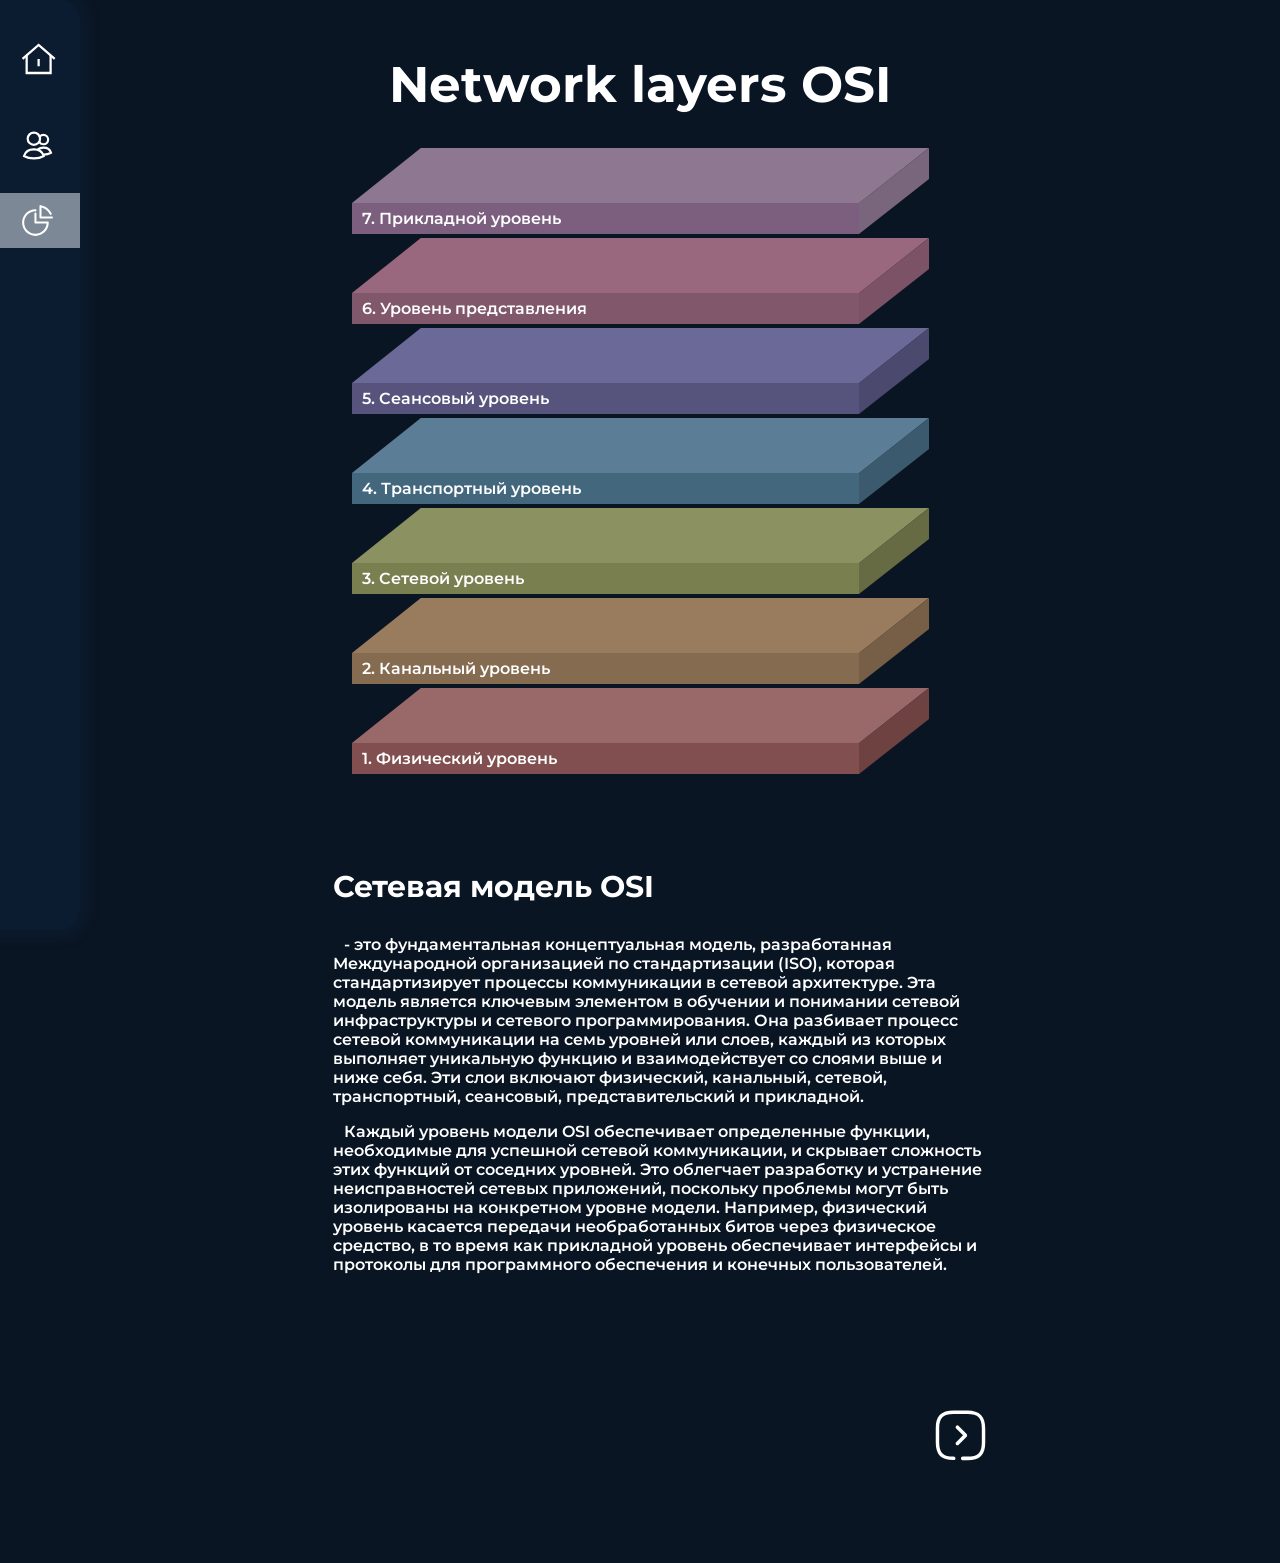
<file: src/index.html>
<!DOCTYPE html>
<html lang="en">
<head>
  <meta charset="UTF-8">
  <meta name="viewport" content="width=device-width, initial-scale=1.0">
  <title>Lectory</title>
  <link rel="stylesheet" type="text/css" href="./style.css"></link>
  <link rel="preconnect" href="https://fonts.googleapis.com">
  <link rel="preconnect" href="https://fonts.gstatic.com" crossorigin>
  <link href="https://fonts.googleapis.com/css2?family=Dancing+Script:wght@700&family=Montserrat:wght@100;400;500&family=Open+Sans:wght@300;400&family=Red+Hat+Mono:wght@300&family=Roboto:wght@500&display=swap" rel="stylesheet">
</head>
<body>
  <nav id="nav">
    <a class="nav-block" id="nav-home" href="?page=home">
      <img
      src="res/img/icons/home.svg"
      />
      <span class="nav-text">Главная</span>
    </a>
    <a class="nav-block" id="nav-user" href="?page=user">
      <img
      src="res/img/icons/user.svg"
      />
      <span class="nav-text">ЛK</span>
    </a>
    <a class="nav-block" id="nav-post" href="?page=post">
      <img
      src="res/img/icons/post.svg"
      />
      <span class="nav-text">Лекции</span>
    </a>
    <div class="nav-lessons">
      <a class="nav-lesson" id="nav-lesson1" href="?page=post&lesson=lesson1">
        <span><img
          src="res/img/elements/connector.svg"
          /></span>
          <span class="nav-lesson-text">OSI & TCP/IP Stack</span>
      </a>
      <a class="nav-lesson mt-7" id="nav-lesson2" href="?page=post&lesson=lesson2">
          <span><img
            src="res/img/elements/connector.svg"
            /></span>
            <span class="nav-lesson-text">SOAP Principles</span>
      </a>
      <a class="nav-lesson mt-7" id="nav-lesson3" href="?page=post&lesson=lesson3">
          <span><img
            src="res/img/elements/connector_end.svg"
          /></span>
          <span class="nav-lesson-text">REST Principles</span>
      </a>
    </div>
    <div class="highlight hidden" id="highlight"></div>
  </nav>
  <div class="container">
    <header class="header"><h1>Network layers OSI</h1></header>
    <div class="data-container">
      <div class="text-container">
        <div style="min-height: 540px;">
          <h3 class="block-name" id="block-name">Сетевая модель OSI</h3>
          <p id="block-p-1" class="block-p">
            - это фундаментальная концептуальная модель, разработанная Международной организацией по стандартизации (ISO), которая стандартизирует процессы коммуникации в сетевой архитектуре. Эта модель является ключевым элементом в обучении и понимании сетевой инфраструктуры и сетевого программирования. Она разбивает процесс сетевой коммуникации на семь уровней или слоев, каждый из которых выполняет уникальную функцию и взаимодействует со слоями выше и ниже себя. Эти слои включают физический, канальный, сетевой, транспортный, сеансовый, представительский и прикладной.</p>
            <p id="block-p-2" class="block-p">Каждый уровень модели OSI обеспечивает определенные функции, необходимые для успешной сетевой коммуникации, и скрывает сложность этих функций от соседних уровней. Это облегчает разработку и устранение неисправностей сетевых приложений, поскольку проблемы могут быть изолированы на конкретном уровне модели. Например, физический уровень касается передачи необработанных битов через физическое средство, в то время как прикладной уровень обеспечивает интерфейсы и протоколы для программного обеспечения и конечных пользователей.</p>
        </div>
        <div class="next-button" id="next-button" style="width: 80%; display: flex; justify-content: end; cursor: pointer;">
          <img
            src="res/img/elements/arrow.svg"
          />
        </div>
      </div>
      <div class="block-container">
          <div id="block-1" class="block">
            <span class="block-text">7. Прикладной уровень</span>
            <svg class="svg-raw" width="577" height="86" viewBox="0 0 577 86" fill="none" xmlns="http://www.w3.org/2000/svg">
              <path class="col-1" fill-rule="evenodd" clip-rule="evenodd" d="M577 0L507.26 55H0L68.8192 8.85922e-06L577 0Z" fill="#DFDEDF"/>
              <path class="col-2" d="M507 55V86H0V55H507Z" fill="#BFB5BD"/>
              <path class="col-3" fill-rule="evenodd" clip-rule="evenodd" d="M507 55.0516L577 0V30.9426L507 85.9941V55.0516Z" fill="#B3A8A8"/>
            </svg>
          </div>
          <div id="block-2" class="block">
            <span class="block-text">6. Уровень представления</span>
            <svg class="svg-raw" width="577" height="86" viewBox="0 0 577 86" fill="none" xmlns="http://www.w3.org/2000/svg">
              <path class="col-1" fill-rule="evenodd" clip-rule="evenodd" d="M577 0L507.26 55H0L68.8192 8.85922e-06L577 0Z" fill="#DFDEDF"/>
              <path class="col-2" d="M507 55V86H0V55H507Z" fill="#BFB5BD"/>
              <path class="col-3" fill-rule="evenodd" clip-rule="evenodd" d="M507 55.0516L577 0V30.9426L507 85.9941V55.0516Z" fill="#B3A8A8"/>
            </svg>
          </div>
          <div id="block-3" class="block">
            <span class="block-text">5. Сеансовый уровень</span>
            <svg class="svg-raw" width="577" height="86" viewBox="0 0 577 86" fill="none" xmlns="http://www.w3.org/2000/svg">
              <path class="col-1" fill-rule="evenodd" clip-rule="evenodd" d="M577 0L507.26 55H0L68.8192 8.85922e-06L577 0Z" fill="#DFDEDF"/>
              <path class="col-2" d="M507 55V86H0V55H507Z" fill="#BFB5BD"/>
              <path class="col-3" fill-rule="evenodd" clip-rule="evenodd" d="M507 55.0516L577 0V30.9426L507 85.9941V55.0516Z" fill="#B3A8A8"/>
            </svg>
          </div>
          <div id="block-4" class="block">
            <span class="block-text">4. Транспортный уровень</span>
            <svg class="svg-raw" width="577" height="86" viewBox="0 0 577 86" fill="none" xmlns="http://www.w3.org/2000/svg">
              <path class="col-1" fill-rule="evenodd" clip-rule="evenodd" d="M577 0L507.26 55H0L68.8192 8.85922e-06L577 0Z" fill="#DFDEDF"/>
              <path class="col-2" d="M507 55V86H0V55H507Z" fill="#BFB5BD"/>
              <path class="col-3" fill-rule="evenodd" clip-rule="evenodd" d="M507 55.0516L577 0V30.9426L507 85.9941V55.0516Z" fill="#B3A8A8"/>
            </svg>
          </div>
          <div id="block-5" class="block">
            <span class="block-text">3. Сетевой уровень</span>
            <svg class="svg-raw" width="577" height="86" viewBox="0 0 577 86" fill="none" xmlns="http://www.w3.org/2000/svg">
              <path class="col-1" fill-rule="evenodd" clip-rule="evenodd" d="M577 0L507.26 55H0L68.8192 8.85922e-06L577 0Z" fill="#DFDEDF"/>
              <path class="col-2" d="M507 55V86H0V55H507Z" fill="#BFB5BD"/>
              <path class="col-3" fill-rule="evenodd" clip-rule="evenodd" d="M507 55.0516L577 0V30.9426L507 85.9941V55.0516Z" fill="#B3A8A8"/>
            </svg>
          </div>
          <div id="block-6" class="block">
            <span class="block-text">2. Канальный уровень</span>
            <svg class="svg-raw" width="577" height="86" viewBox="0 0 577 86" fill="none" xmlns="http://www.w3.org/2000/svg">
              <path class="col-1" fill-rule="evenodd" clip-rule="evenodd" d="M577 0L507.26 55H0L68.8192 8.85922e-06L577 0Z" fill="#DFDEDF"/>
              <path class="col-2" d="M507 55V86H0V55H507Z" fill="#BFB5BD"/>
              <path class="col-3" fill-rule="evenodd" clip-rule="evenodd" d="M507 55.0516L577 0V30.9426L507 85.9941V55.0516Z" fill="#B3A8A8"/>
            </svg>
          </div>
          <div id="block-7" class="block">
            <span class="block-text">1. Физический уровень</span>
            <svg class="svg-raw" width="577" height="86" viewBox="0 0 577 86" fill="none" xmlns="http://www.w3.org/2000/svg">
              <path class="col-1" fill-rule="evenodd" clip-rule="evenodd" d="M577 0L507.26 55H0L68.8192 8.85922e-06L577 0Z" fill="#DFDEDF"/>
              <path class="col-2" d="M507 55V86H0V55H507Z" fill="#BFB5BD"/>
              <path class="col-3" fill-rule="evenodd" clip-rule="evenodd" d="M507 55.0516L577 0V30.9426L507 85.9941V55.0516Z" fill="#B3A8A8"/>
            </svg>
          </div>
      </div>
    </div>
  </div>
  <script src="script.js"></script>
</body>
</html>
</file>
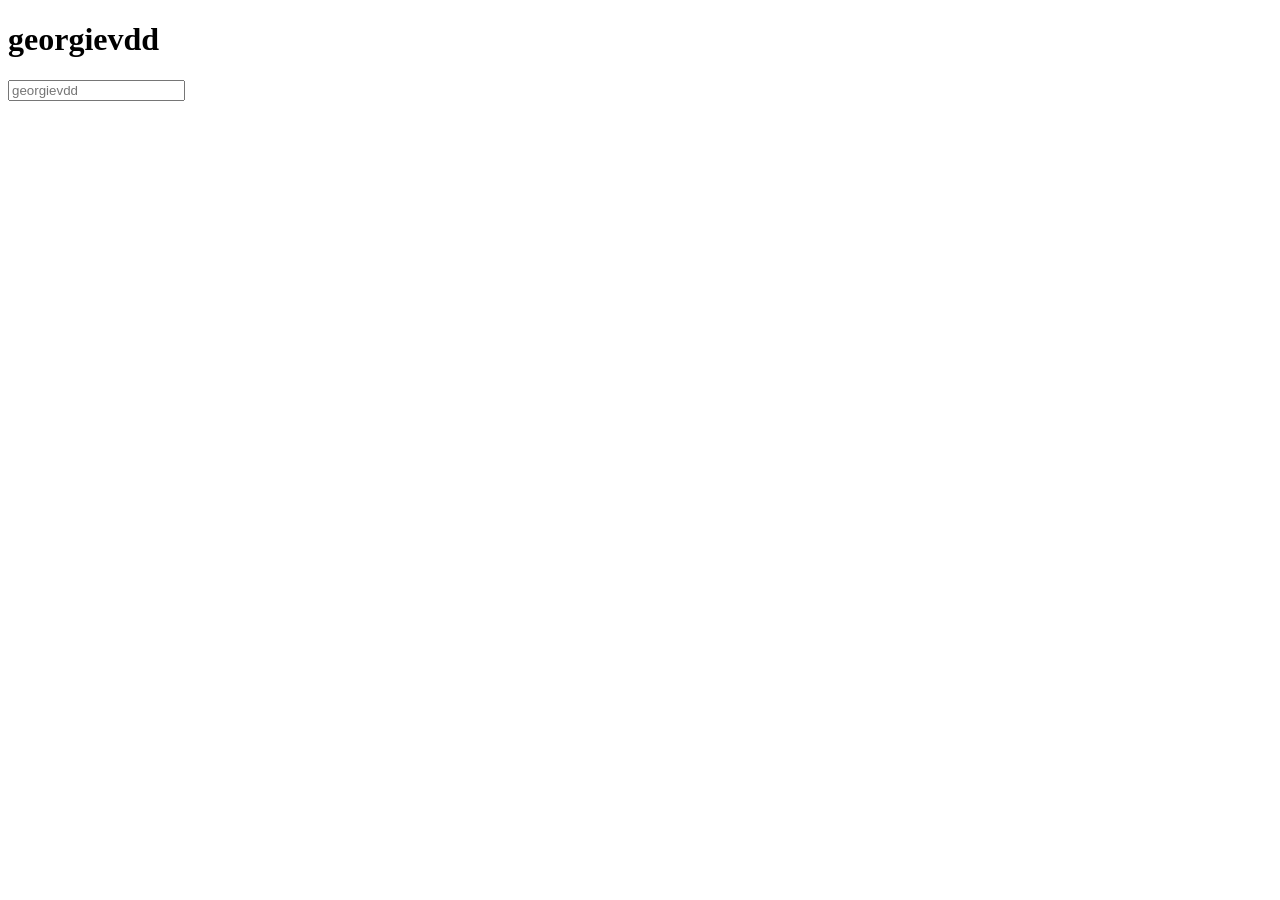
<file: src/newhatml.html>
<!DOCTYPE html>
<html lang="en">
<head>
    <meta charset="UTF-8">
    <meta name="viewport" content="width=device-width, initial-scale=1.0">
    <title>Document</title>
</head>
<body>
    <title>georgievdd</title>
    <h1>georgievdd</h1>
    <input placeholder="georgievdd" />
</body>
</html>
</file>
<file: src/style.css>
:root {
  --bg: #0A1523;
  --bg-light: rgba(13,35,62, 0.5);
  --text-color: white;
  --nav-active-width: 250px;
  --nav-basic-width: 80px;
}

html {
  overflow: auto;
}

body {
  background-color: var(--bg);
  color: var(--text-color);
  padding: 0;
  margin: 0;
  font-family: 'Montserrat', sans-serif;
  font-weight: 600;
  display: flex;
}
li {
  margin: 0;
  padding: 0;
  list-style: none;
}
.highlight {
  width: 70px;
  height: 70px;
  border-radius: 50%;
  position: absolute;
  background-color: white;
  box-shadow: 0 0 50px 70px white;
  opacity: 0.04;
  transition: opacity 0.3s;
  z-index: -10;
}
.hidden {
  opacity: 0;
}

h1 {
  font-size: 50px;
}
h2 {
  font-size: 40px;
}
h3 {
  font-size: 30px;
}


a {
  color: white;
  text-decoration: none;
}

nav {
  position: fixed;
  background-color: var(--bg-light);
  width: var(--nav-basic-width);
  height: 100vh;
  overflow: hidden;
  border-radius: 0 20px 20px 0;
  transition: width 0.3s;
  box-shadow: 0 0 10px 10px rgba(13,35,62, 0.3);
  z-index: 20;
  padding-top: 30px;
}

nav:hover {
  width: var(--nav-active-width);
}

.nav-block {
  cursor: pointer;
  display: flex;
  flex-direction: row;
  flex-wrap: nowrap;
  padding-top: 10px;
  padding-bottom: 10px;
  margin-bottom: 30px;
  padding-left: 20px;
}

.nav-block::before {
  margin-top: -10px;
  content: '';
  position: absolute;
  left: -100%; /* Начальное положение вне элемента */
  width: 100%;
  height: 60px;
  /* border-radius: 0 10px 10px 0; */
  background-color: rgba(154, 164, 177, 0.1); /* Цвет фона для эффекта */
  transition: left 0.2s ease; 
}
.nav-block:hover::before {
  left: 0;
}
.nav-block span {
  display: none;
  font-size: 20px;
  vertical-align: super;
  margin-left: 10px;
  transition: display 0.3s;
}
.nav-lessons {
  display: flex;
  flex-direction: column;
  flex-wrap: nowrap;
}
.nav-lesson {
  display: none;
  margin: 0;
  margin-left: 30px;
  transition: all 0.3s;
}
.nav-lesson img {
  margin-left: -15px;
}

.nav-lesson span {
  vertical-align: middle;
  font-size: 15px;
}

.nav-lesson::before {
  margin-top: 10px;
  content: '';
  position: absolute;
  left: -100%; /* Начальное положение вне элемента */
  width: 100%;
  height: 30px;
  /* border-radius: 0 10px 10px 0; */
  background-color: rgba(131, 66, 166, 0.1); /* Цвет фона для эффекта */
  transition: left 0.2s ease; 
}

.nav-lesson-active {
  color: rgba(131, 66, 166, 1);
}

.nav-lesson:hover::before {
  left: 0;
}

.mt-7 {
  margin-top: -7px;
}

.active {
  margin-top: -10px;
  background-color: rgba(154, 164, 177, 0.8);
}

.container {
  padding-top: 20px;
  width: 1400px;
  margin: 0 auto;
}

.data-container {
  width: 100%;
  display: flex;
  flex-direction: row;
  justify-content: center; /* Выравнивание по горизонтали */
  align-items: center; /* Выравнивание по вертикали */
}

@media screen and (max-width: 1800px) {
  .data-container {
    flex-direction: column-reverse;
    justify-content: center;
    align-items: center;
  }
  .container {
    width: 80%;
  }
  .header {
    text-align: center;
  }
  .text-container {
    margin-top: 60px;
    text-align: left;
    margin-left: 20%;
  }
  .block-name {
    /* margin-left: -20%; */
  }
  .next-button {
    padding-bottom: 100px;
  }
}

@media screen and (max-width: 1140px) {
  .svg-raw {
    width: 477px;
  }
  .block {
    margin-top: -12px;
  }
  .block-text {
    top: 55px;
  }
}

@media screen and (max-width: 1006px) {
  .header {
    margin-bottom: 60px;
  }
  h1 {
    font-size: 40px;
  }
  h2 {
    font-size: 30px;
  }
  h3 {
    font-size: 20px;
  }
  p {
    font-size: 15px;
  }
  .svg-raw {
    width: 277px;
  }
  .block {
    margin-top: -45px;
  }
  .block-text {
    top: 48px;
    font-size: 13px;
  }
  nav {
    display: none;
  }
}

.block {
  position: relative;
  margin-top: -10;
  transition: all 0.5s;
  cursor: pointer;
}

.block:hover {
  transform: translateX(-20px) translateY(10px);
}

.active-block {
  transform: translateX(-20px) translateY(10px);
}

.block-text {
  position: absolute;
  bottom: 10px;
  left: 10px;
}

.block-p {
  text-indent: 1ch;
  width: 80%;
}
</file>
